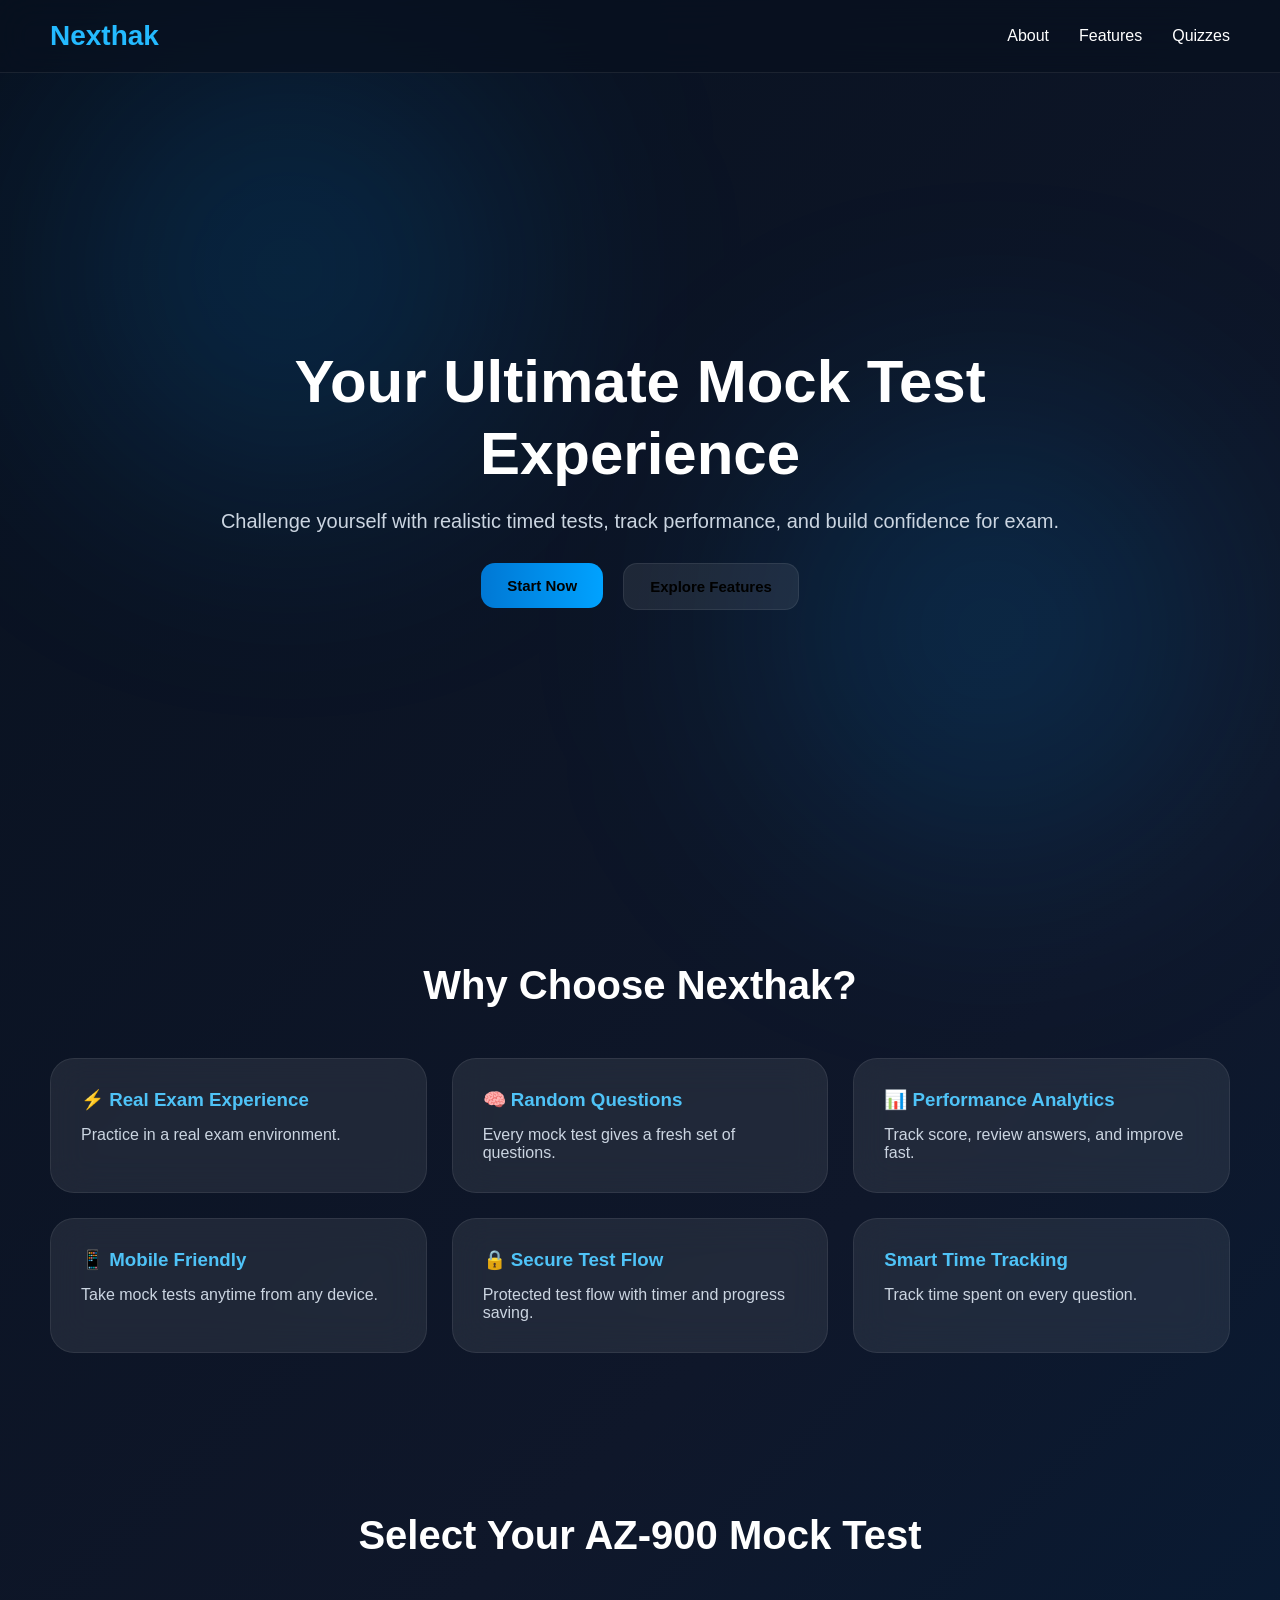
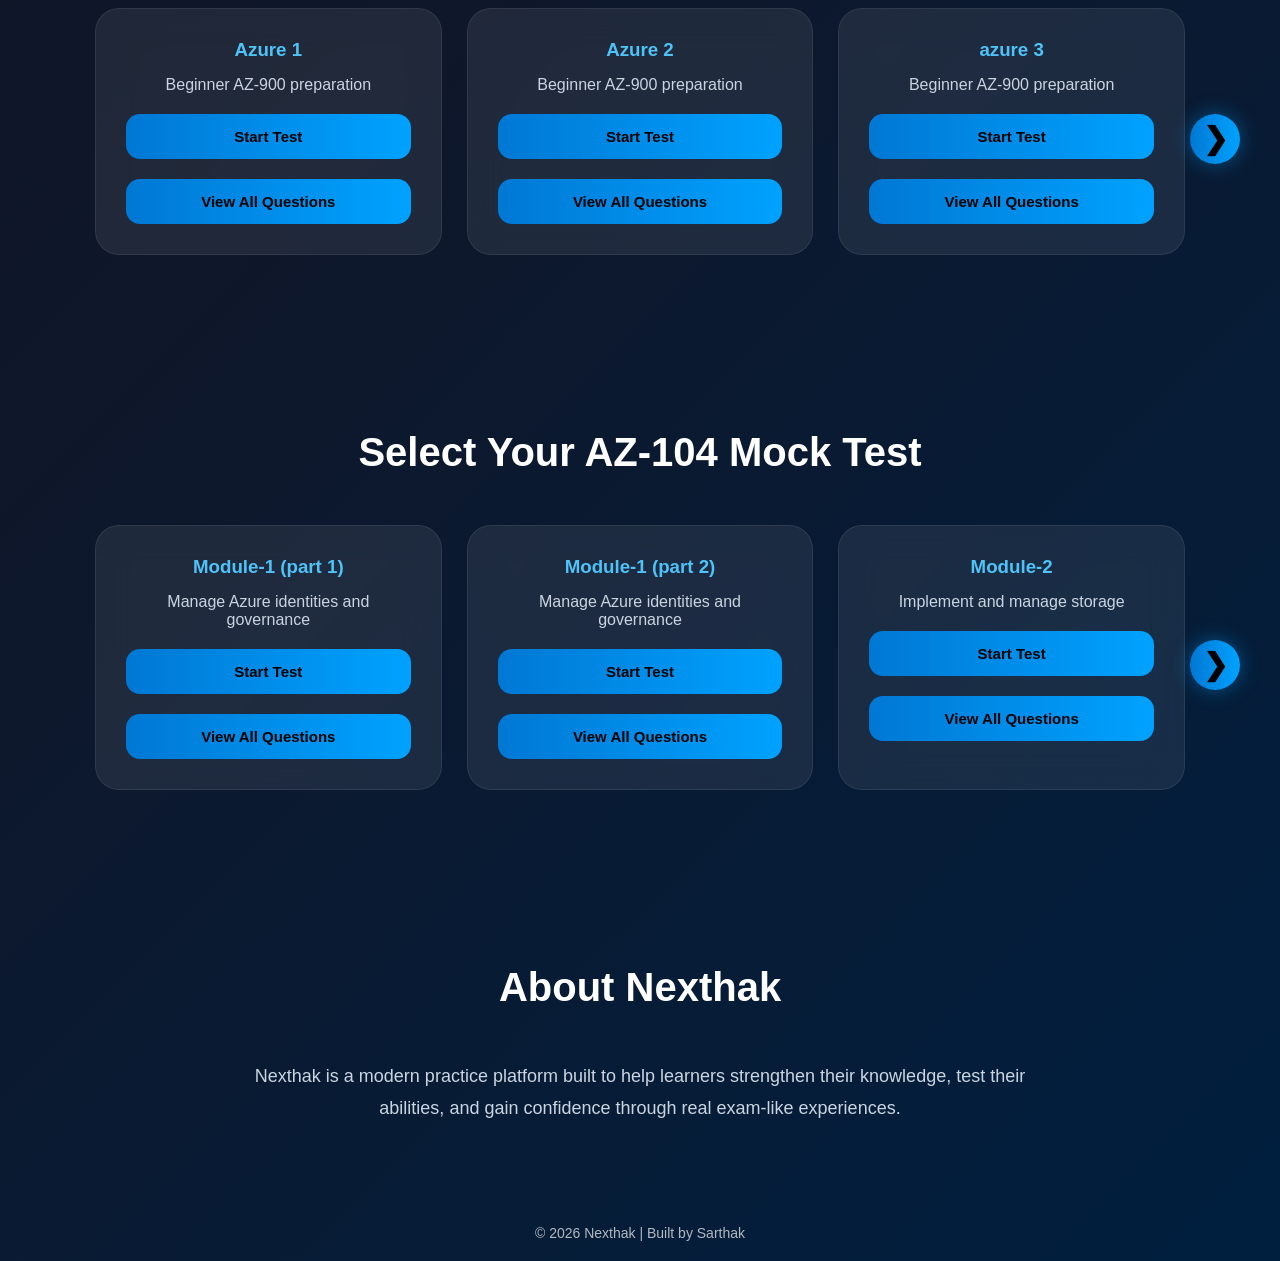
<file: index.html>
<!DOCTYPE html>
<html lang="en">

<head>
    <meta charset="UTF-8">
    <meta name="viewport" content="width=device-width, initial-scale=1.0">
    <title>Nexthak - Mock Test Platform</title>
    <link rel="stylesheet" href="style.css">
</head>

<body>

    <div class="background-animation"></div>

    <!-- NAVBAR -->
    <nav class="navbar">
        <div class="logo">Nexthak</div>
        <div class="nav-links">
            <a href="#about">About</a>
            <a href="#features">Features</a>
            <a href="#quizzes">Quizzes</a>
        </div>
    </nav>

    <!-- HERO -->
    <section class="hero">
        <div class="hero-content">
            <h1>Your Ultimate Mock Test Experience</h1>
            <p>
                Challenge yourself with realistic timed tests, track performance, and build confidence for exam.
            </p>

            <div class="hero-buttons">
                <a href="#quizzes"><button>Start Now</button></a>
                <a href="#features"><button class="secondary-btn">Explore Features</button></a>
            </div>
        </div>
    </section>

    <!-- FEATURES -->
    <section id="features" class="features">
        <h2>Why Choose Nexthak?</h2>

        <div class="feature-grid">
            <div class="feature-card">
                <h3>⚡ Real Exam Experience</h3>
                <p>Practice in a real exam environment.</p>
            </div>

            <div class="feature-card">
                <h3>🧠 Random Questions</h3>
                <p>Every mock test gives a fresh set of questions.</p>
            </div>

            <div class="feature-card">
                <h3>📊 Performance Analytics</h3>
                <p>Track score, review answers, and improve fast.</p>
            </div>

            <div class="feature-card">
                <h3>📱 Mobile Friendly</h3>
                <p>Take mock tests anytime from any device.</p>
            </div>

            <div class="feature-card">
                <h3>🔒 Secure Test Flow</h3>
                <p>Protected test flow with timer and progress saving.</p>
            </div>

            <div class="feature-card">
                <h3>Smart Time Tracking</h3>
                <p>Track time spent on every question.</p>
            </div>
        </div>
    </section>

    <!-- QUIZZES -->
    <section id="quizzes" class="quizzes">
        <h2>Select Your AZ-900 Mock Test</h2>
        <div class="quiz-wrapper">

            <button class="scroll-btn left" onclick="scrollQuiz(this,-1)">
                ❮
            </button>
            <div class="quiz-grid">

                <div class="quiz-card">
                    <h3>Azure 1</h3>
                    <p>Beginner AZ-900 preparation</p>

                    <button onclick="selectQuiz('data/azure_1.json','azure_1')">
                        Start Test
                    </button>

                    <button onclick="viewQuestions('data/azure_1.json')">
                        View All Questions
                    </button>
                </div>

                <div class="quiz-card">
                    <h3>Azure 2</h3>
                    <p>Beginner AZ-900 preparation</p>

                    <button onclick="selectQuiz('data/azure_2.json','azure_2')">
                        Start Test
                    </button>

                    <button onclick="viewQuestions('data/azure_2.json')">
                        View All Questions
                    </button>
                </div>

                <div class="quiz-card">
                    <h3>azure 3</h3>
                    <p>Beginner AZ-900 preparation</p>

                    <button onclick="selectQuiz('data/azure_3.json','azure_3')">
                        Start Test
                    </button>

                    <button onclick="viewQuestions('data/azure_3.json')">
                        View All Questions
                    </button>
                </div>

                <div class="quiz-card">
                    <h3>azure 4</h3>
                    <p>Beginner AZ-900 preparation</p>

                    <button onclick="selectQuiz('data/azure_4.json','azure_4')">
                        Start Test
                    </button>

                    <button onclick="viewQuestions('data/azure_4.json')">
                        View All Questions
                    </button>
                </div>

                <div class="quiz-card">
                    <h3>azure 5</h3>
                    <p>Beginner AZ-900 preparation</p>

                    <button onclick="selectQuiz('data/azure_5.json','azure_5')">
                        Start Test
                    </button>

                    <button onclick="viewQuestions('data/azure_5.json')">
                        View All Questions
                    </button>
                </div>

                <div class="quiz-card">
                    <h3>azure 6</h3>
                    <p>Beginner AZ-900 preparation</p>

                    <button onclick="selectQuiz('data/azure_6.json','azure_6')">
                        Start Test
                    </button>

                    <button onclick="viewQuestions('data/azure_6.json')">
                        View All Questions
                    </button>
                </div>

                <div class="quiz-card">
                    <h3>azure 7</h3>
                    <p>Beginner AZ-900 preparation</p>

                    <button onclick="selectQuiz('data/azure_7.json','azure_7')">
                        Start Test
                    </button>

                    <button onclick="viewQuestions('data/azure_7.json')">
                        View All Questions
                    </button>
                </div>

                <div class="quiz-card">
                    <h3>AZ-900 MOCK TEST</h3>
                    <p>Beginner AZ-900 preparation</p>

                    <button onclick="selectQuiz('data/azure_8.json','az-900 mock test')">
                        Start Test
                    </button>

                    <button onclick="viewQuestions('data/azure_8.json')">
                        View All Questions
                    </button>
                </div>

            </div>
            <button class="scroll-btn right" onclick="scrollQuiz(this,1)">
                ❯
            </button>

        </div>
    </section>

    <!-- QUIZZES -->
    <section id="quizzes" class="quizzes">
        <h2>Select Your AZ-104 Mock Test</h2>
        <div class="quiz-wrapper">

            <button class="scroll-btn left" onclick="scrollQuiz(this,-1)">
                ❮
            </button>
            <div class="quiz-grid">
                <div class="quiz-card">
                    <h3>Module-1 (part 1)</h3>
                    <p>Manage Azure identities and governance</p>

                    <button onclick="selectQuiz('data/Manage Azure identities and governance.json','module-1.1')">
                        Start Test
                    </button>

                    <button onclick="viewQuestions('data/Manage Azure identities and governance.json')">
                        View All Questions
                    </button>
                </div>

                <div class="quiz-card">
                    <h3>Module-1 (part 2)</h3>
                    <p>Manage Azure identities and governance</p>

                    <button onclick="selectQuiz('data/module1part_2.json','module-1.2')">
                        Start Test
                    </button>

                    <button onclick="viewQuestions('data/module1part_2.json')">
                        View All Questions
                    </button>
                </div>

                <div class="quiz-card">
                    <h3>Module-2</h3>
                    <p>Implement and manage storage</p>

                    <button onclick="selectQuiz('data/Implement and manage storage.json','module-2')">
                        Start Test
                    </button>

                    <button onclick="viewQuestions('data/Implement and manage storage.json')">
                        View All Questions
                    </button>
                </div>

                <div class="quiz-card">
                    <h3>Module-3 (part 1)</h3>
                    <p>Deploy and manage Azure compute resources</p>

                    <button onclick="selectQuiz('data/Deploy and manage Azure compute resources.json','module-3.1')">
                        Start Test
                    </button>

                    <button onclick="viewQuestions('data/Deploy and manage Azure compute resources.json')">
                        View All Questions
                    </button>
                </div>

                <div class="quiz-card">
                    <h3>Module-3 (part 2)</h3>
                    <p>Deploy and manage Azure compute resources</p>

                    <button onclick="selectQuiz('data/module3part_2.json','module-3.2')">
                        Start Test
                    </button>

                    <button onclick="viewQuestions('data/module3part_2.json')">
                        View All Questions
                    </button>
                </div>

                <div class="quiz-card">
                    <h3>Module-4 (part-1)</h3>
                    <p>Implement and manage virtual networking</p>

                    <button onclick="selectQuiz('data/Implement and manage virtual networking.json','moudle-4.1')">
                        Start Test
                    </button>

                    <button onclick="viewQuestions('data/Implement and manage virtual networking.json')">
                        View All Questions
                    </button>
                </div>

                <div class="quiz-card">
                    <h3>Module-4 (part-2)</h3>
                    <p>Implement and manage virtual networking</p>

                    <button onclick="selectQuiz('data/module4part_2.json','moudle-4.2')">
                        Start Test
                    </button>

                    <button onclick="viewQuestions('data/module4part_2.json')">
                        View All Questions
                    </button>
                </div>

                <div class="quiz-card">
                    <h3>Module-5</h3>
                    <p>Monitor and maintain Azure resources</p>

                    <button onclick="selectQuiz('data/Monitor and maintain Azure resources.json','moudle-5')">
                        Start Test
                    </button>

                    <button onclick="viewQuestions('data/Monitor and maintain Azure resources.json')">
                        View All Questions
                    </button>
                </div>
                
                <div class="quiz-card">
                    <h3>PDF-1</h3>
                    <p> Intermediate AZ-104 preparation</p>

                    <button onclick="selectQuiz('data/ready1.json','PDF-1')">
                        Start Test
                    </button>

                    <button onclick="viewQuestions('data/ready1.json')">
                        View All Questions
                    </button>
                </div>

                <div class="quiz-card">
                    <h3>PDF-2</h3>
                    <p>Intermediate AZ-104 preparation</p>

                    <button onclick="selectQuiz('data/ready2.json','PDF-2')">
                        Start Test
                    </button>

                    <button onclick="viewQuestions('data/ready2.json')">
                        View All Questions
                    </button>
                </div>

                <div class="quiz-card">
                    <h3>PDF-3</h3>
                    <p>Intermediate AZ-104 preparation</p>

                    <button onclick="selectQuiz('data/ready3.json','PDF-3')">
                        Start Test
                    </button>

                    <button onclick="viewQuestions('data/ready3.json')">
                        View All Questions
                    </button>
                </div>

                

            </div>
            <button class="scroll-btn right" onclick="scrollQuiz(this,1)">
                ❯
            </button>

        </div>
    </section>

    <!-- ABOUT -->
    <section id="about" class="about">
        <h2>About Nexthak</h2>
        <p>
            Nexthak is a modern practice platform built to help learners strengthen their knowledge, test their
            abilities, and gain confidence through real exam-like experiences.
        </p>
    </section>

    <!-- TESTIMONIALS
    <section class="testimonials">
        <h2>Student Reviews</h2>

        <div class="testimonial-grid">
            <div class="testimonial-card">
                ⭐ "Best mock exam experience I've used."
            </div>

            <div class="testimonial-card">
                ⭐ "Feels exactly like a certification portal."
            </div>

            <div class="testimonial-card">
                ⭐ "Amazing for practice and revision."
            </div>
        </div>
    </section> -->

    <!-- FOOTER -->
    <footer>
        <p>© 2026 Nexthak | Built by Sarthak</p>
    </footer>

    <script src="script.js"></script>
</body>

</html>
</file>
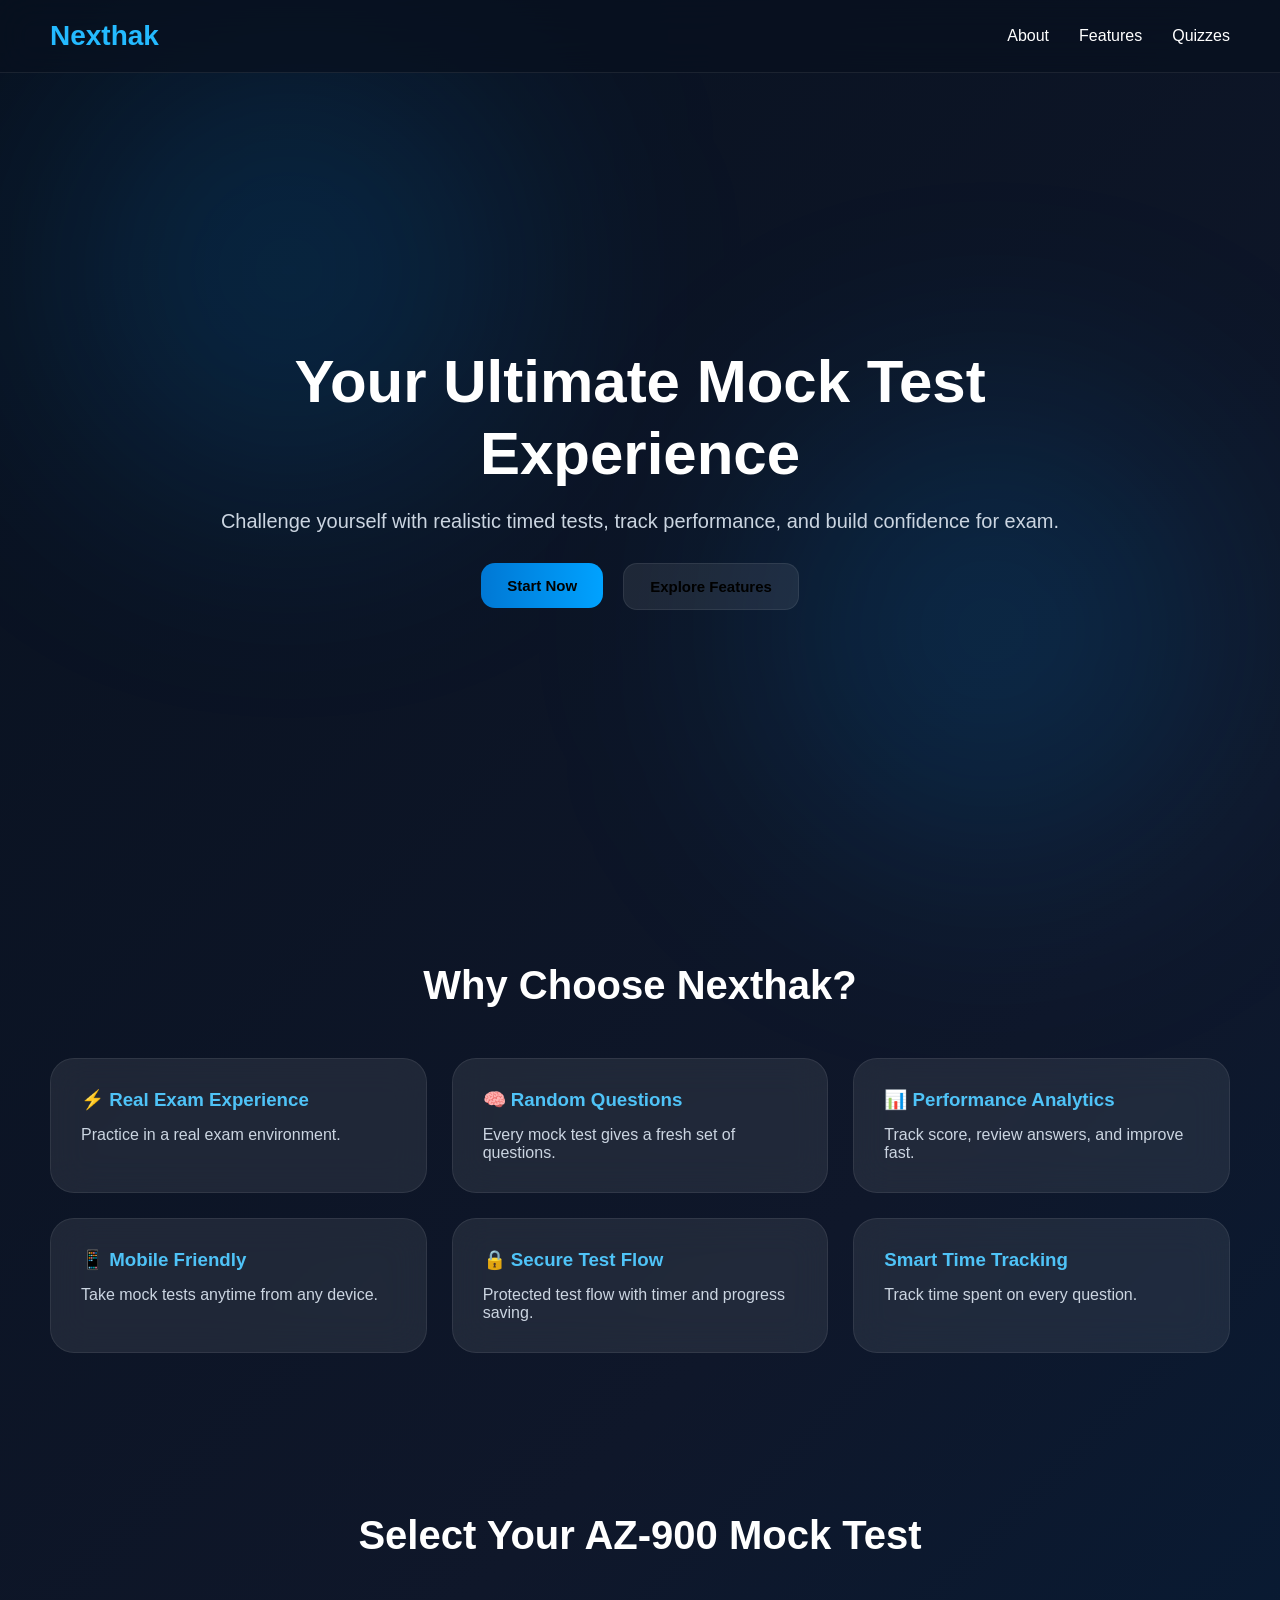
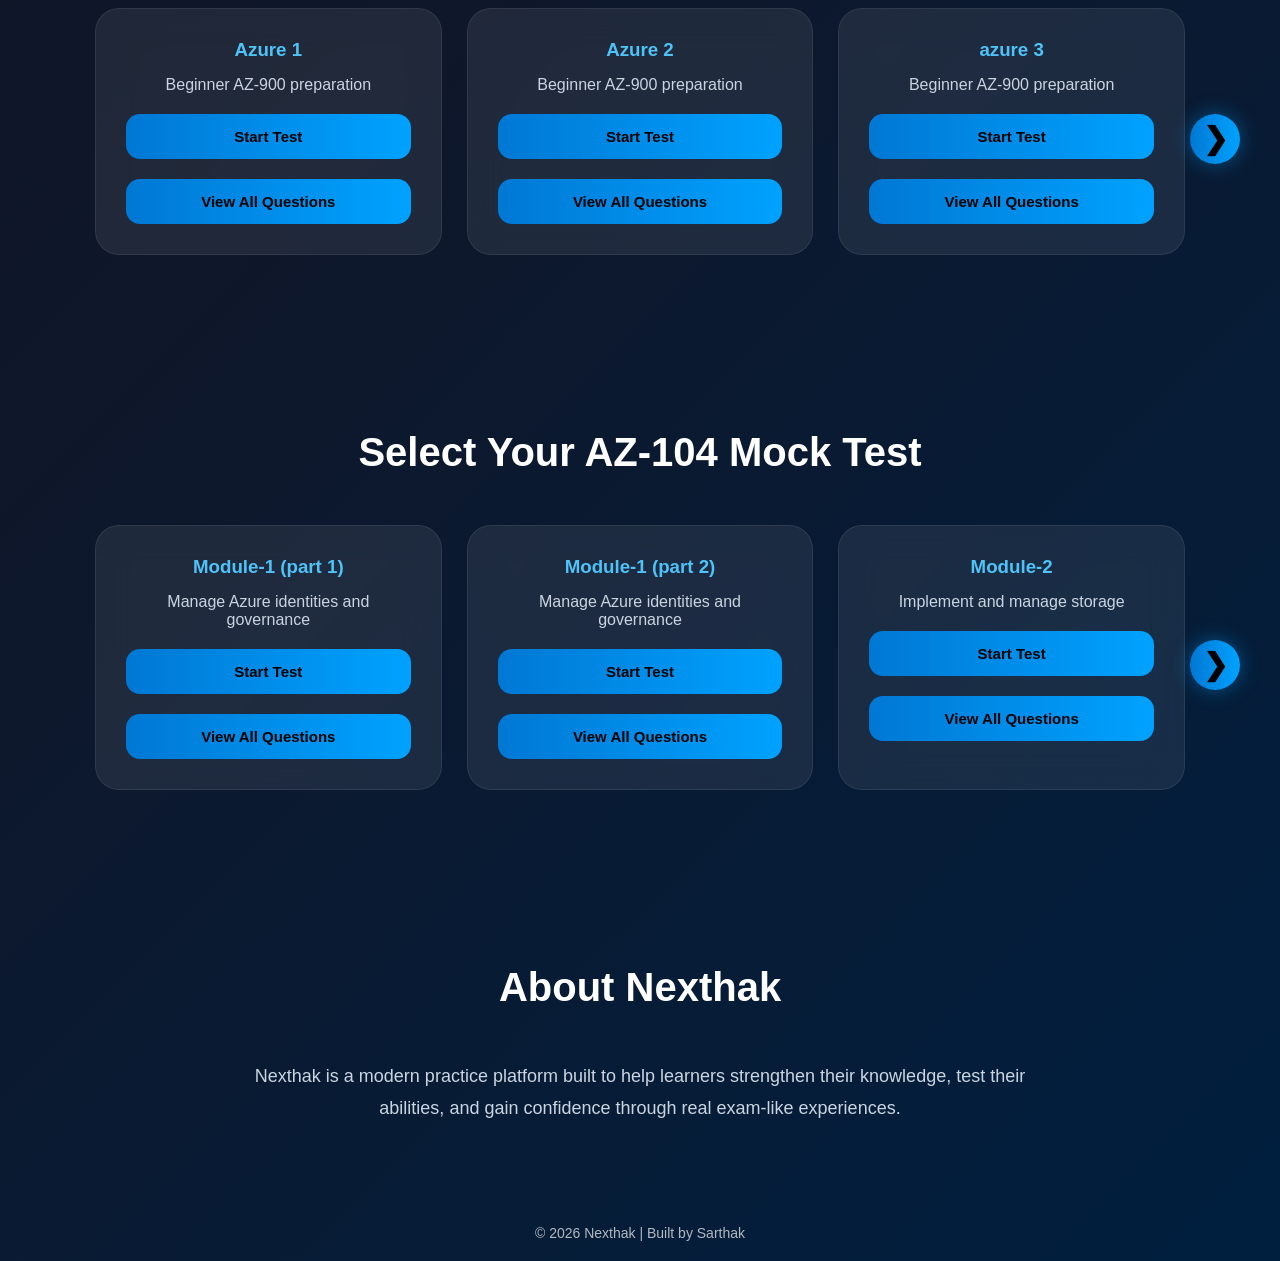
<file: allquestions.html>
<!DOCTYPE html>
<html lang="en">
<head>
    <meta charset="UTF-8">
    <meta name="viewport" content="width=device-width, initial-scale=1.0">
    <title>All Questions</title>
    <link rel="stylesheet" href="style.css">
    <style>
        #loadingScreen{
            position: fixed;
            inset: 0;
            background: rgba(0, 0, 0, 0.464);
            display: flex;
            justify-content: center;
            align-items: center;
            z-index: 9999;
        }

        .loader{
            width: 50px;
            height: 50px;
            border: 5px solid #ffffff;
            border-top: 5px solid #007bff;
            border-radius: 50%;
            animation: spin 1s linear infinite;
        }

        @keyframes spin{
            100%{
                transform: rotate(360deg);
            }
        }
    </style>
</head>
<body>
<div id="loadingScreen">
    <div class="loader"></div>
</div>
<div class="background-animation"></div>

<nav class="navbar">
    <div class="logo">Nexthak</div>
</nav>

<div id="totalCount"></div>

<div id="allQuestions"></div>

<footer>
    <p>© 2026 Nexthak | Built by Sarthak</p>
</footer>

<script>

async function displayAllQuestions() {
    document.getElementById("loadingScreen").style.display = "flex";
    const container =
        document.getElementById("allQuestions");

    const selectedFile =
        localStorage.getItem("questionFile");

    if (!selectedFile) {
        window.location.href = "index.html";
        return;
    }

    try {

        const response =
            await fetch(selectedFile);

        const questions =
            await response.json();

        let title = "Questions";

        if (selectedFile.includes("azure_1")) {
            title = "Azure Questions";
        }
        else if (selectedFile.includes("azure_2")) {
            title = "Azure 2 Questions";
        }
        else if (selectedFile.includes("azure_3")) {
            title = "Azure 3 Questions";
        }

        document.getElementById("totalCount")
            .innerText =
            `${title} (${questions.length})`;

        questions.forEach((q, i) => {

            let optionsHTML = "";
            const correctAnswerText =

                Array.isArray(q.answer)

                    ? q.answer
                        .map(index =>
                            q.options[index]
                        )
                        .join(", ")

                    : q.options[q.answer];

            q.options.forEach((option, index) => {

                optionsHTML += `
                    <p>
                        ${String.fromCharCode(65 + index)}. ${option}
                    </p>
                `;

            });

            container.innerHTML += `

                <div class="question-box">

                    <h3>
                        Q${i + 1}: ${q.question}
                    </h3>

                    ${optionsHTML}

                    <p class="correct-answer">
                        <b>Correct Answer:</b>
                        ${correctAnswerText}
                    </p>

                    <div class="explanation">

                        <b>Explanation:</b>

                        ${
                            q.explanation &&
                            q.explanation.trim() !== ""
                            ? q.explanation
                            : "No explanation available"
                        }

                    </div>

                </div>

            `;

        });

    }
    catch (error) {

        console.error("Error loading questions:", error);

        container.innerHTML = `
            <p>
                Failed to load questions.
            </p>
        `;

    }
    finally {

        // Loading hide
        document.getElementById("loadingScreen").style.display = "none";

    }
   

}

displayAllQuestions();

</script>



</body>
</html>
</file>
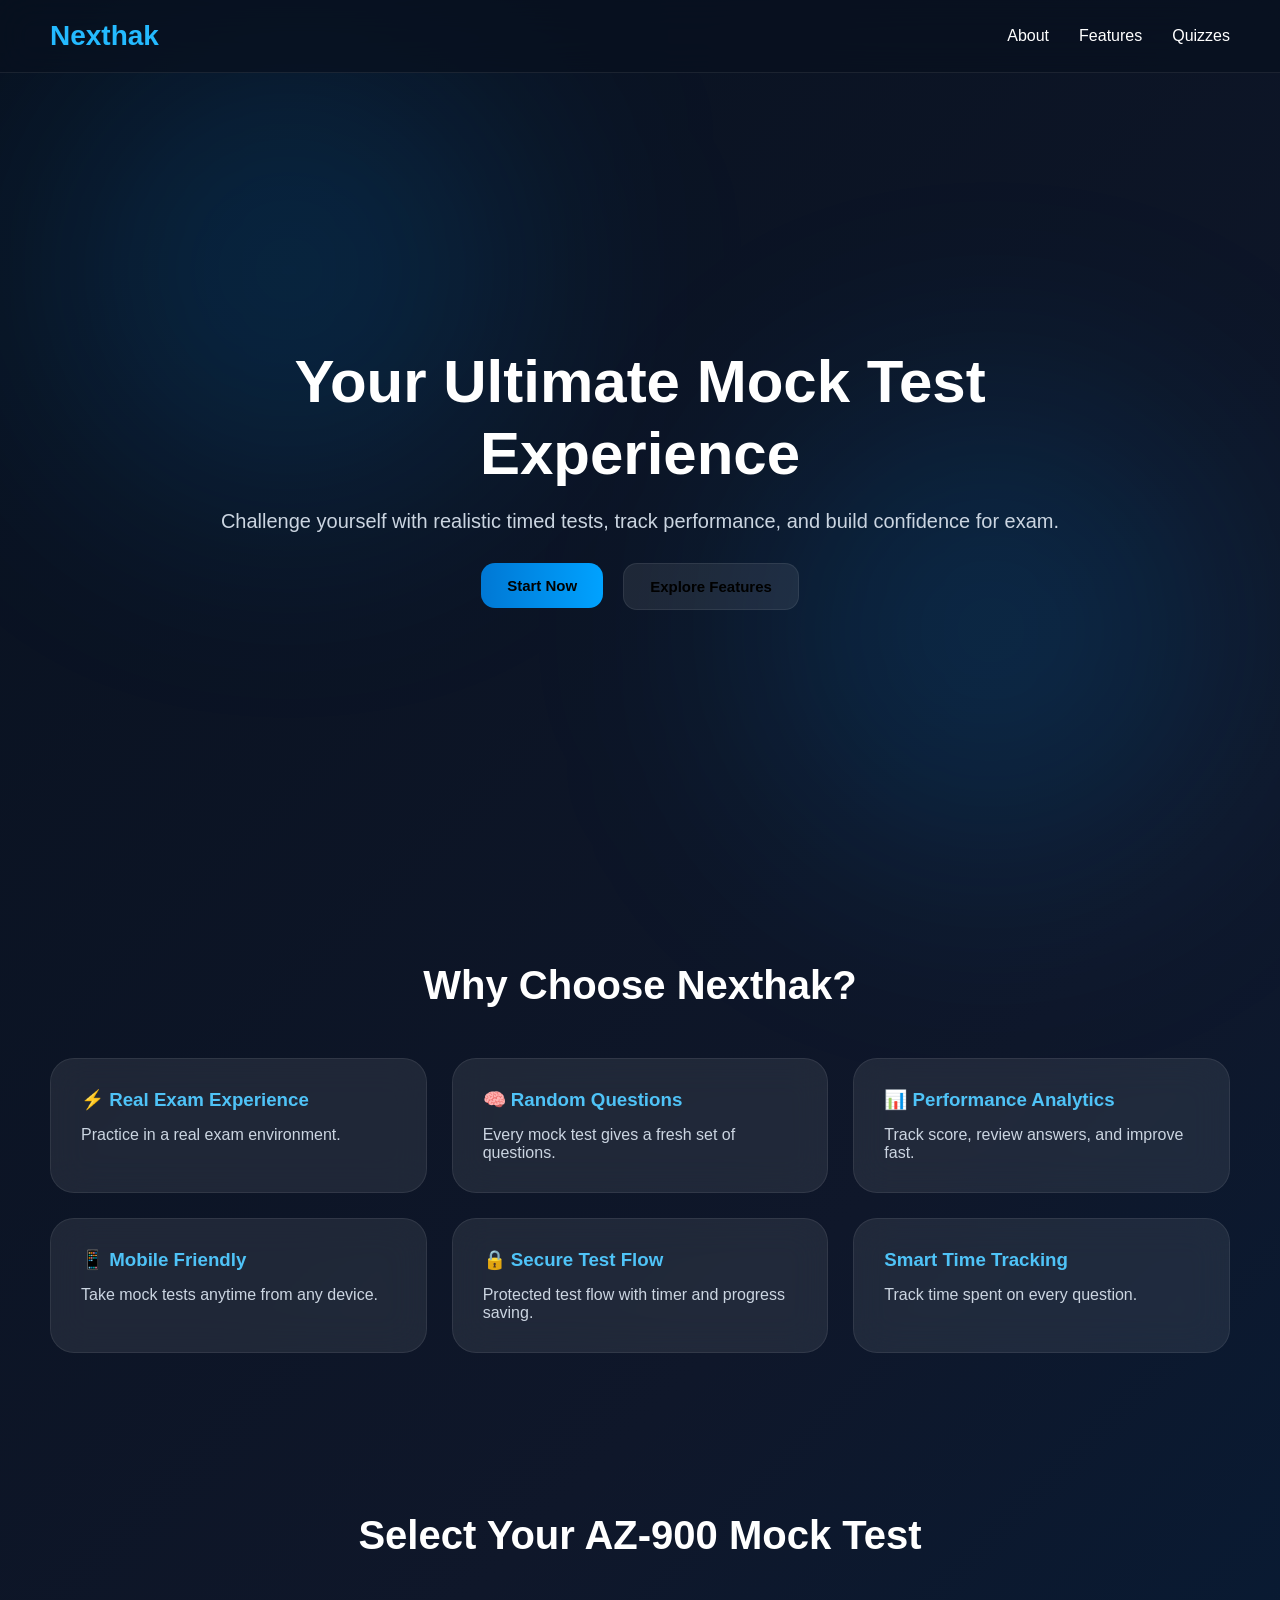
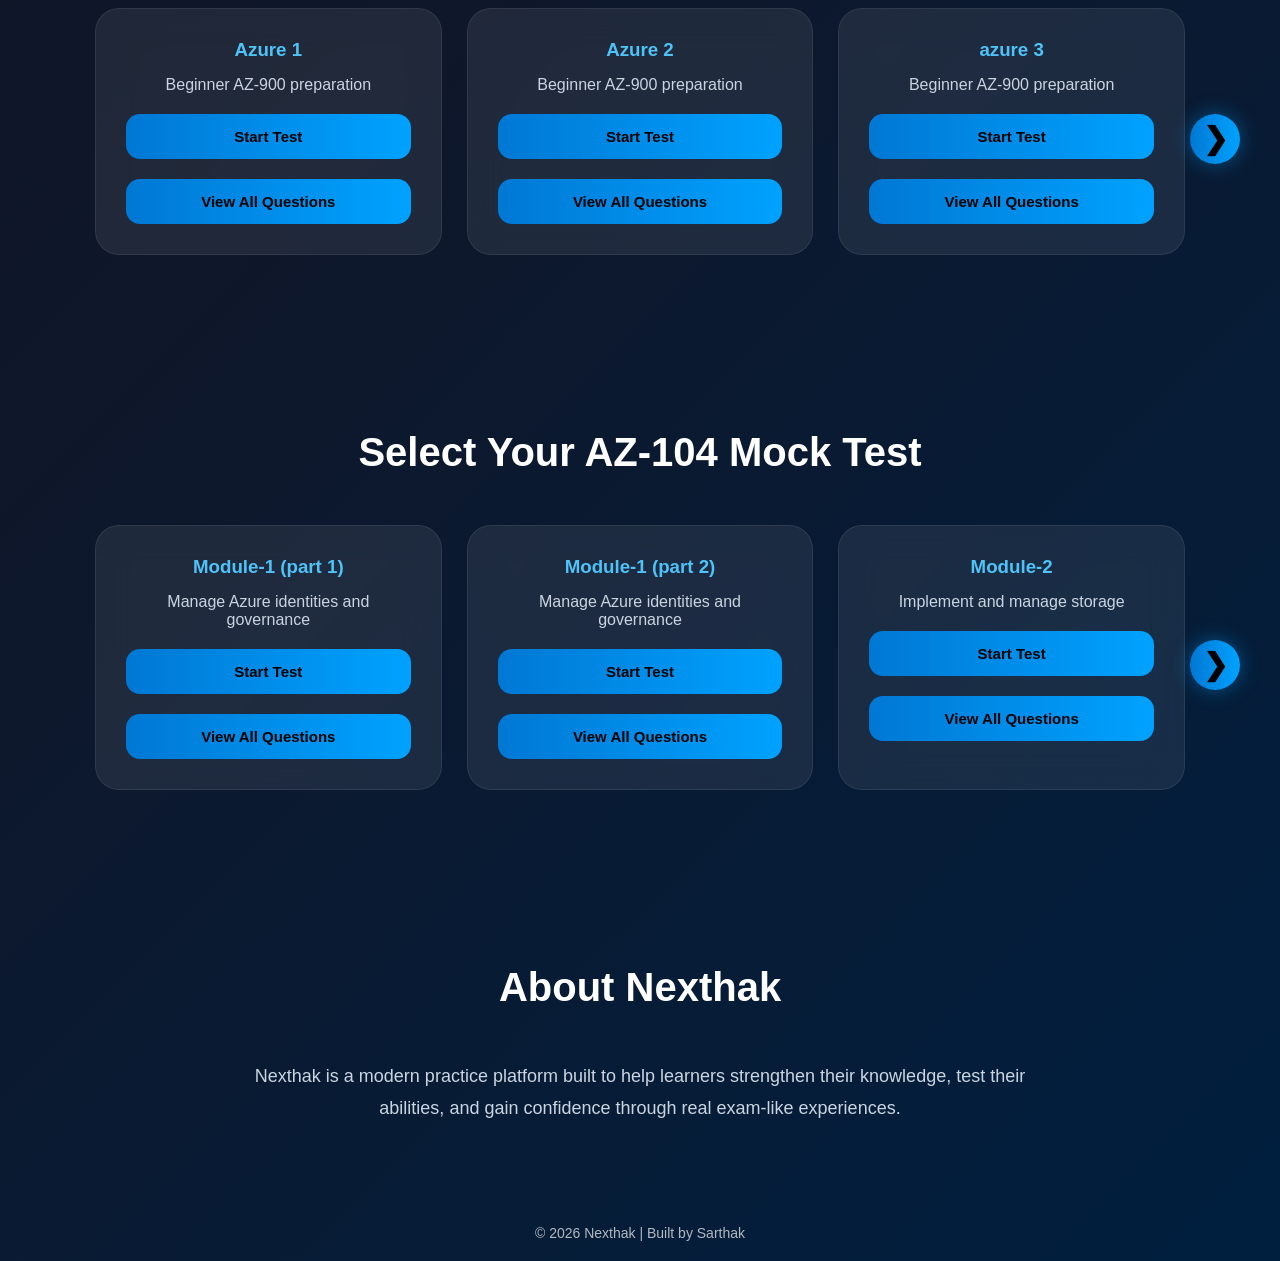
<file: login.html>
<!DOCTYPE html>
<html lang="en">

<head>
    <meta charset="UTF-8">
    <meta name="viewport" content="width=device-width, initial-scale=1.0">
    <title>Nexthak Login</title>
    <link rel="stylesheet" href="style.css">
</head>

<body>

    <div class="background-animation"></div>

    <div class="login-container">
        <div class="login-card">
            <h1>Student Login</h1>
            <p id="quizName">Selected Quiz</p>

            <input type="text" id="studentName" placeholder="Enter your full name" autocomplete="off">

            <input type="email" id="studentEmail" placeholder="Enter your email address" autocomplete="off">

            <button onclick="startTest()">Start Mock Test</button>
        </div>
    </div>

    <footer>
        <p>© 2026 Nexthak | Built by Sarthak</p>
    </footer>

    <script>
        const selectedQuiz = localStorage.getItem("selectedQuiz");

        if (!selectedQuiz) {
            window.location.href = "index.html";
        }

        const quizDisplayMap = {
            "data/azure-easy.json": "Azure Fundamentals - Easy",
            "data/azure-medium.json": "Azure Fundamentals - Medium",
            "data/azure-hard.json": "Azure Fundamentals - Hard",
            "data/aws-easy.json": "AWS Cloud Practitioner - Easy",
            "data/java-core.json": "Java Core Quiz",
            "data/aptitude.json": "Aptitude Test"
        };

        document.getElementById("quizName").textContent =
            quizDisplayMap[selectedQuiz] || "Selected Quiz";
    </script>

    <script src="script.js"></script>
</body>

</html>
</file>
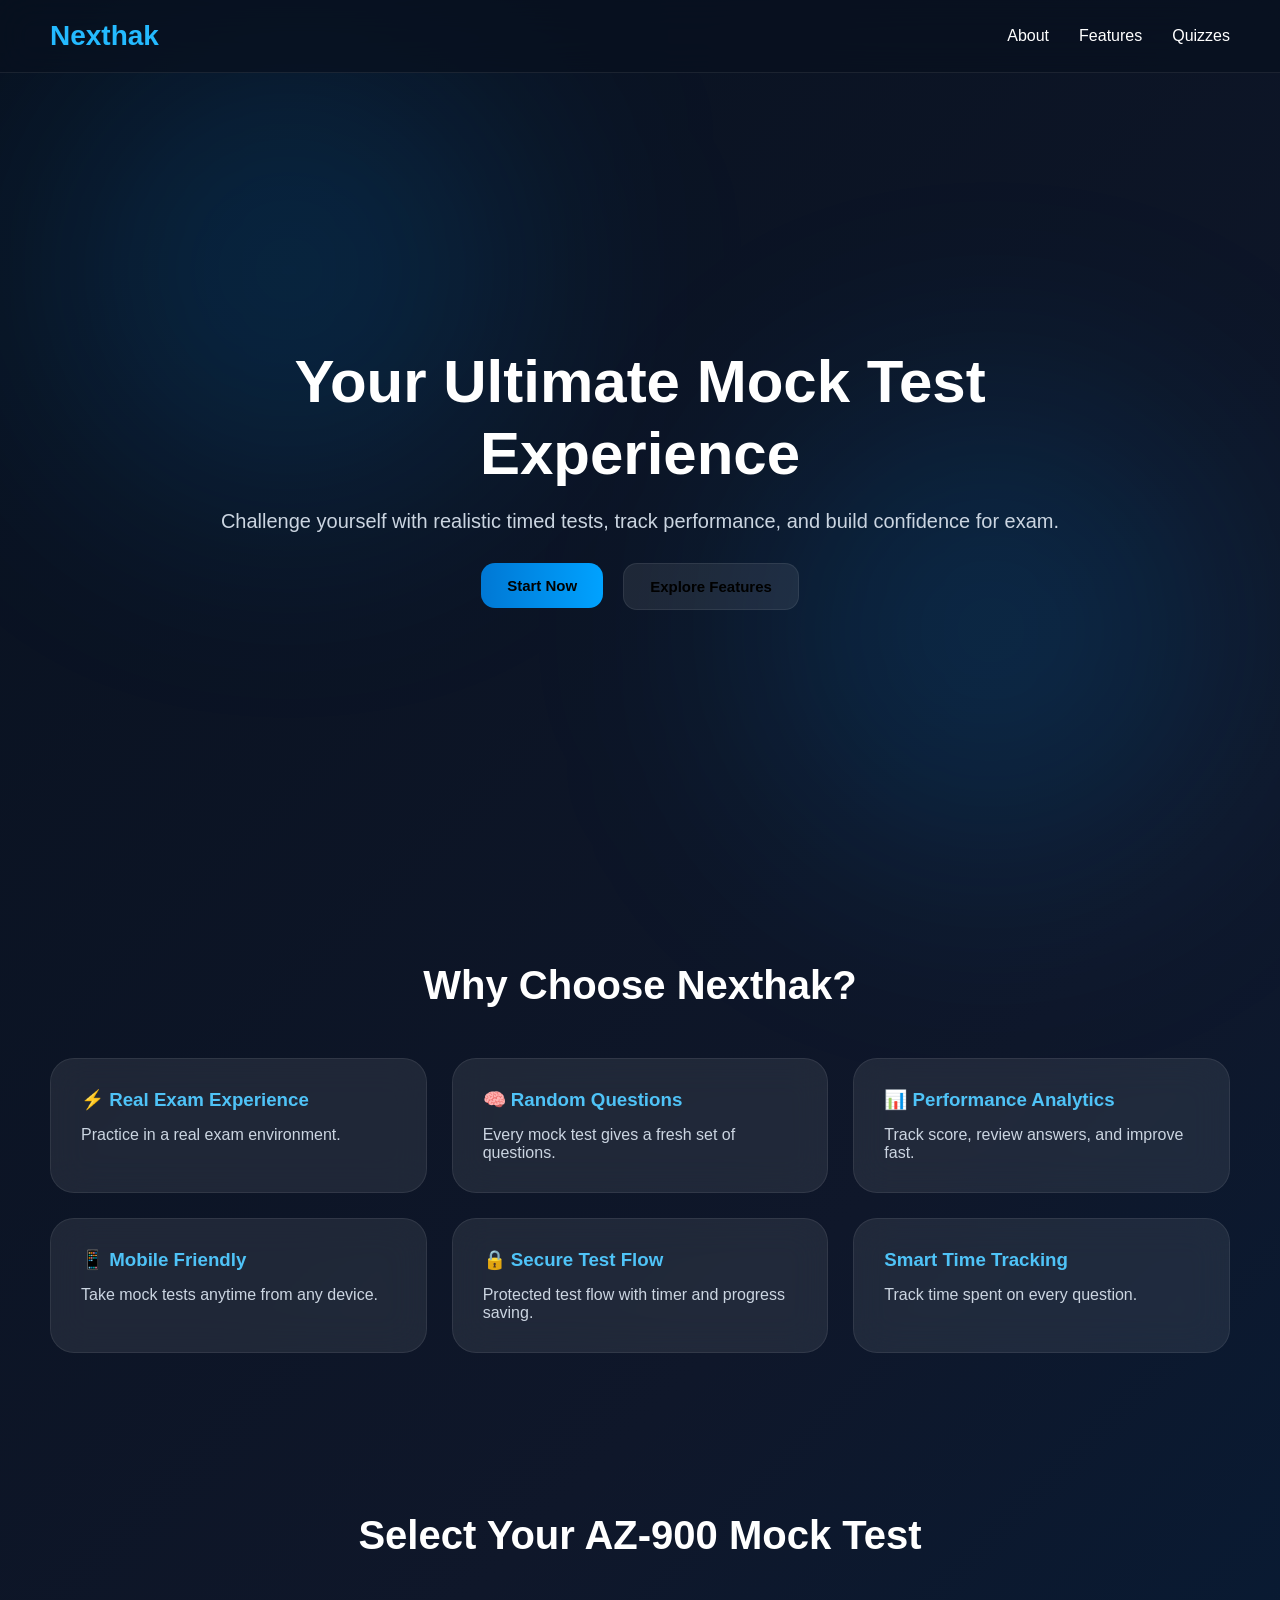
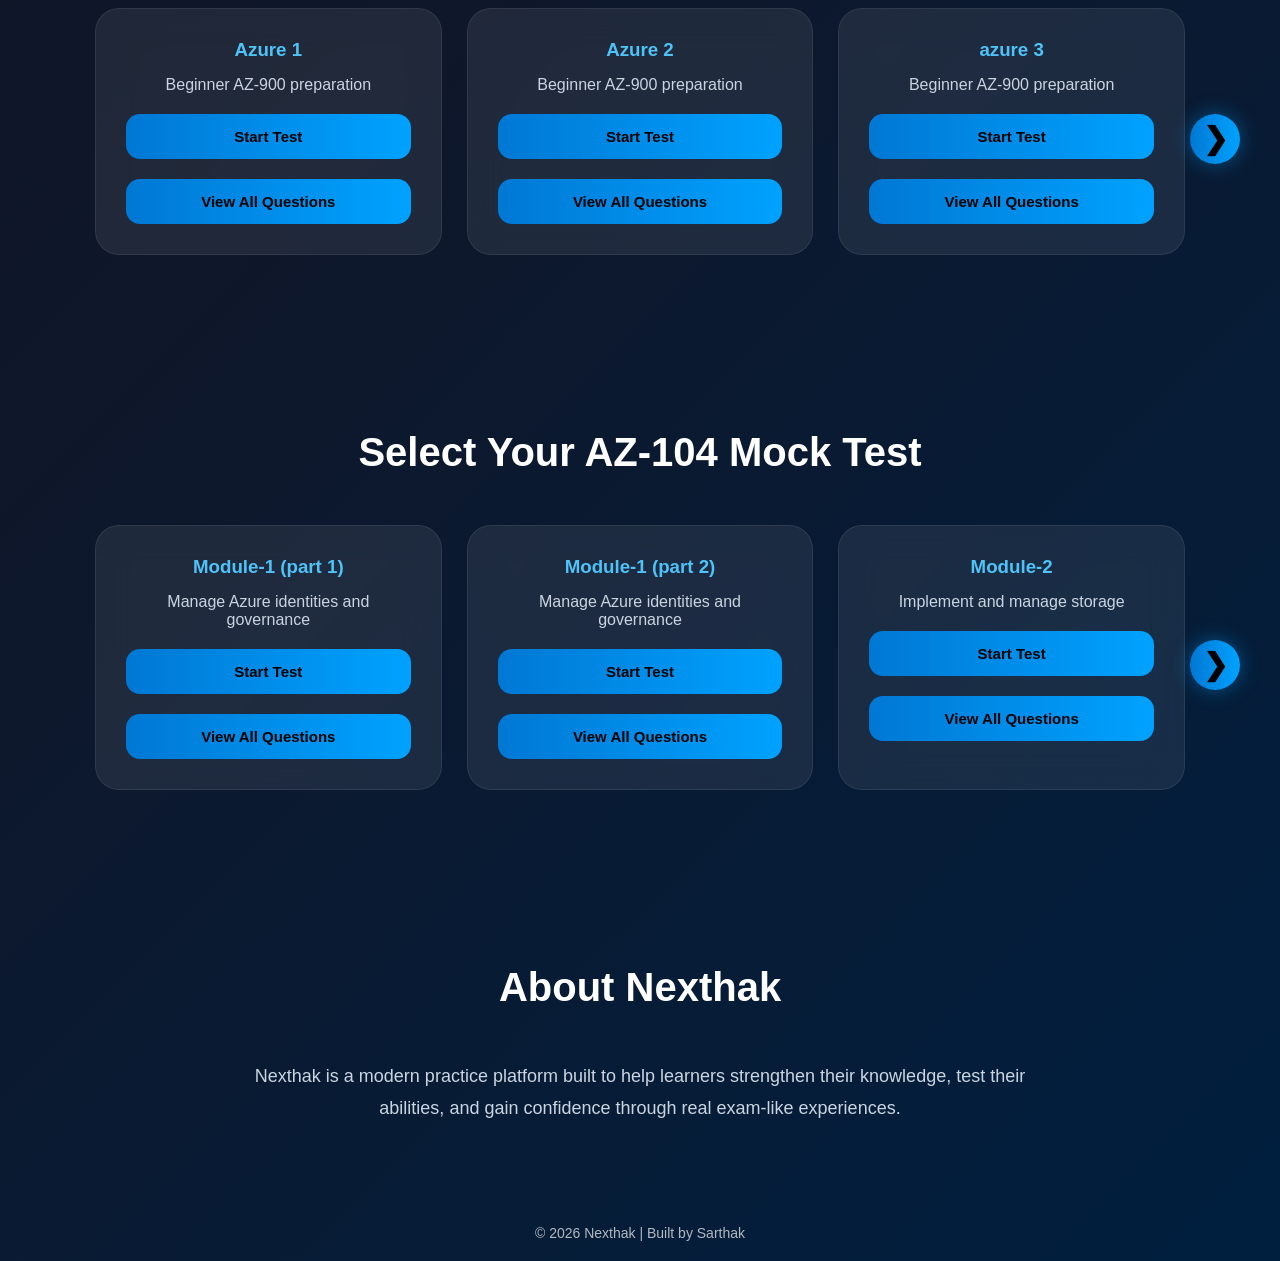
<file: result.html>
<!DOCTYPE html>
<html lang="en">

<head>
    <meta charset="UTF-8">
    <meta name="viewport" content="width=device-width, initial-scale=1.0">
    <title>Nexthak Result</title>
    <link rel="stylesheet" href="style.css">
</head>

<body>

    <div class="background-animation"></div>

    <div class="result-container">

        <div class="result-card">
            <h1>Test Completed 🎉</h1>
            <p id="studentResult"></p>
            <button onclick="goHome()">Take Another Test</button>
        </div>

        <div id="reviewSection" class="review-section"></div>

    </div>

    <footer>
        <p>© 2026 Nexthak | Built by Sarthak</p>
    </footer>

    <script>
        // SECURITY CHECK
        const studentName = localStorage.getItem("studentName");
        const score = localStorage.getItem("score");
        const total = localStorage.getItem("totalQuestions");
        const studentEmail = localStorage.getItem("studentEmail");

        function isCorrect(question, userAnswer) {

            if (Array.isArray(question.answer)) {

                if (!Array.isArray(userAnswer)) {
                    return false;
                }

                return (
                    userAnswer.length ===
                    question.answer.length &&
                    userAnswer.every(ans =>
                        question.answer.includes(ans)
                    )
                );
            }

            return userAnswer === question.answer;
        }

        if (
            !studentName ||
            score === null ||
            total === null
        ) {
            window.location.href = "index.html";
        }

        // PREVENT BACK BUTTON ACCESS
        history.pushState(null, null, location.href);
        window.onpopstate = function () {
            history.go(1);
        };

        const questions = JSON.parse(localStorage.getItem("questionsData")) || [];
        const userAnswers = JSON.parse(localStorage.getItem("userAnswers")) || [];
        const questionTimes =
            JSON.parse(localStorage.getItem("questionTimes")) || [];

        document.getElementById("studentResult").innerHTML =
            `
            <strong>${studentName}</strong><br>
            ${studentEmail}<br><br>
            You scored <strong>${score}/${total}</strong>
            `;

        const reviewSection = document.getElementById("reviewSection");


        questions.forEach((q, index) => {

            const userAnswer =
                userAnswers[index];

            const correct =
                isCorrect(
                    q,
                    userAnswer
                );

            const spentSeconds =
                questionTimes[index] || 0;

            const minutes =
                Math.floor(spentSeconds / 60);

            const seconds =
                spentSeconds % 60;

            const userAnswerText =

                Array.isArray(userAnswer)

                    ? (

                        userAnswer.length > 0

                            ? userAnswer
                                .map(i =>
                                    q.options[i]
                                )
                                .join(", ")

                            : "Not Answered"

                    )

                    : (

                        userAnswer !== null

                            ? q.options[userAnswer]

                            : "Not Answered"

                    );

            const correctAnswerText =

                Array.isArray(q.answer)

                    ? q.answer
                        .map(i =>
                            q.options[i]
                        )
                        .join(", ")

                    : q.options[q.answer];

            const reviewCard =
                document.createElement("div");

            reviewCard.className = "review-card";

            reviewCard.innerHTML = `
                <h3>Q${index + 1}. ${q.question}</h3>
                <p>
                    <strong>Your Answer:</strong>
                    ${userAnswerText}
                </p>

                <p>
                    <strong>Correct Answer:</strong>
                    ${correctAnswerText}
                </p>
                <p>
                <strong>Time Spent:</strong>
                ${String(minutes).padStart(2, "0")}:
                ${String(seconds).padStart(2, "0")}
                </p>
                <p><strong>Explanation:</strong> ${q.explanation || "No explanation available"
                }</p>
                <span class="${correct ? 'correct' : 'wrong'}">
                ${correct ? 'Correct ✅' : 'Wrong ❌'}
                </span>
            `;

            reviewSection.appendChild(reviewCard);
        });

        function goHome() {
            localStorage.clear();
            window.location.href = "index.html";
        }
    </script>

</body>

</html>
</file>
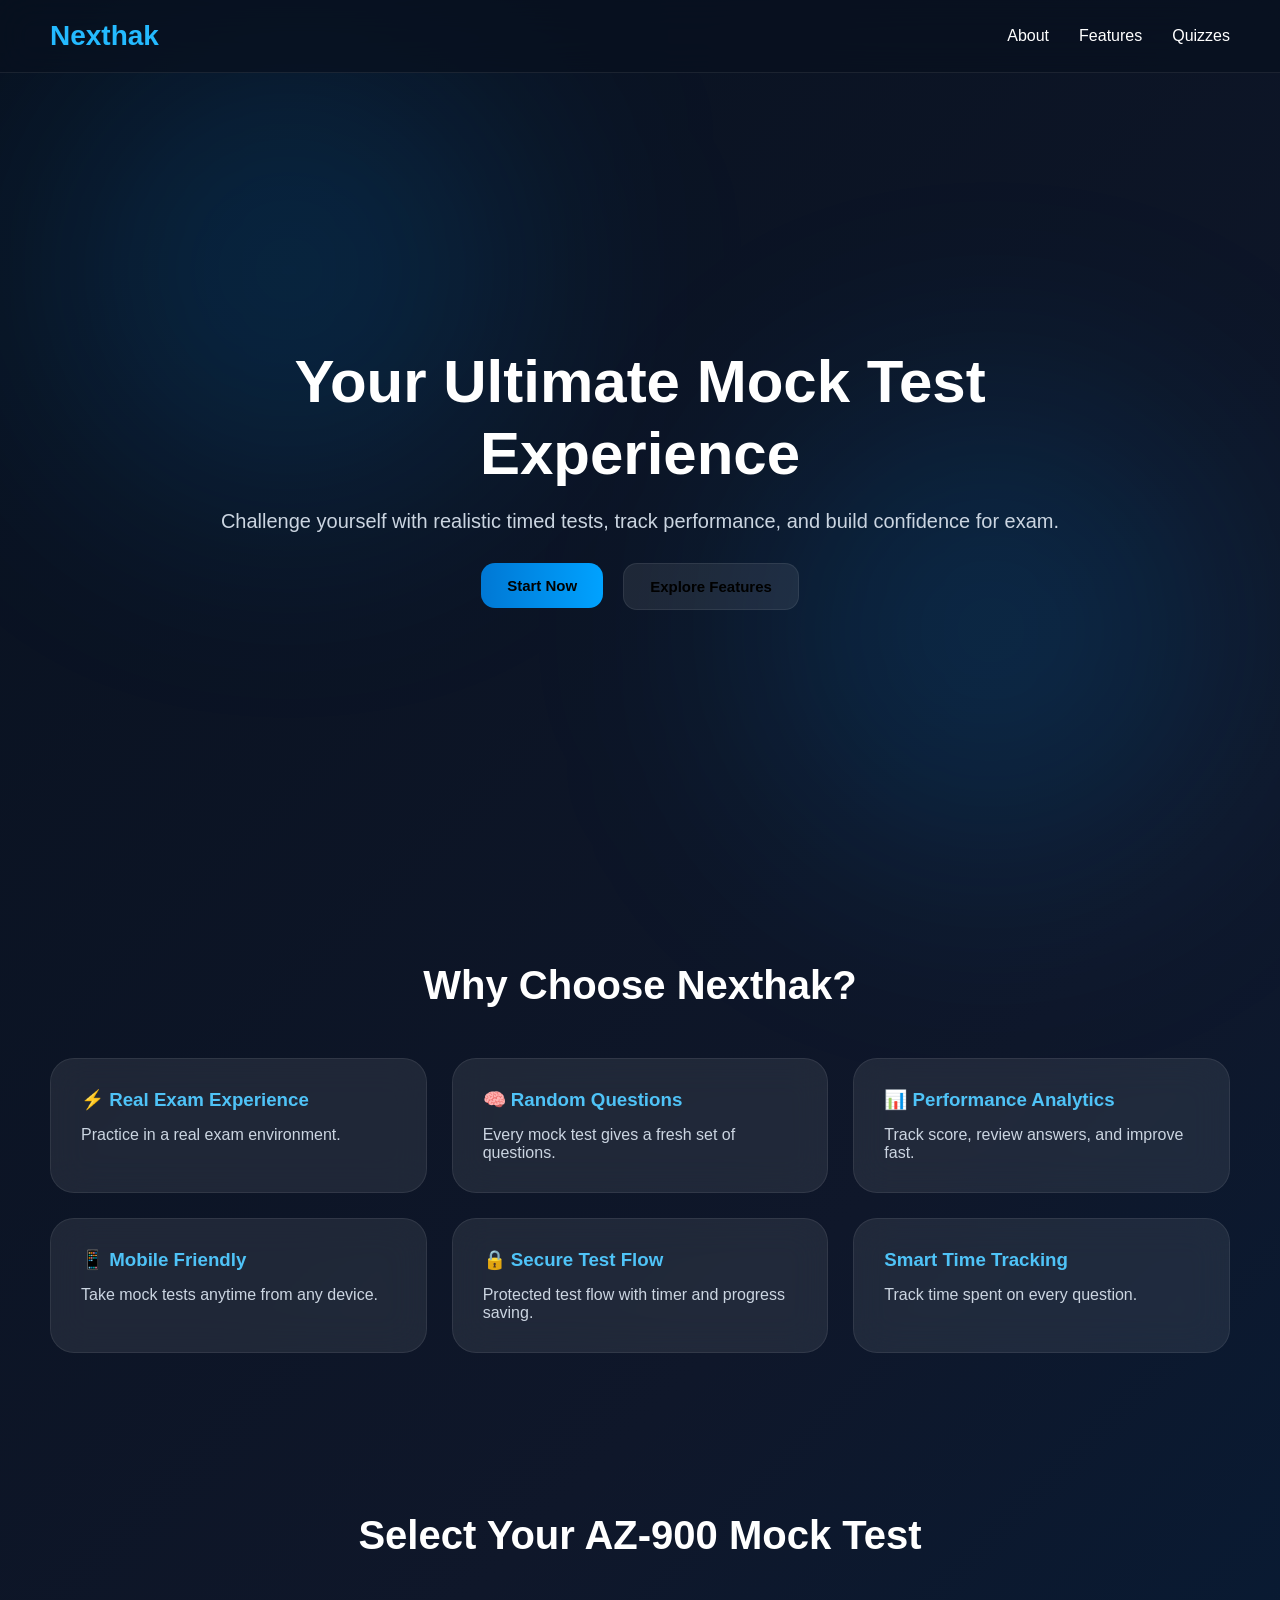
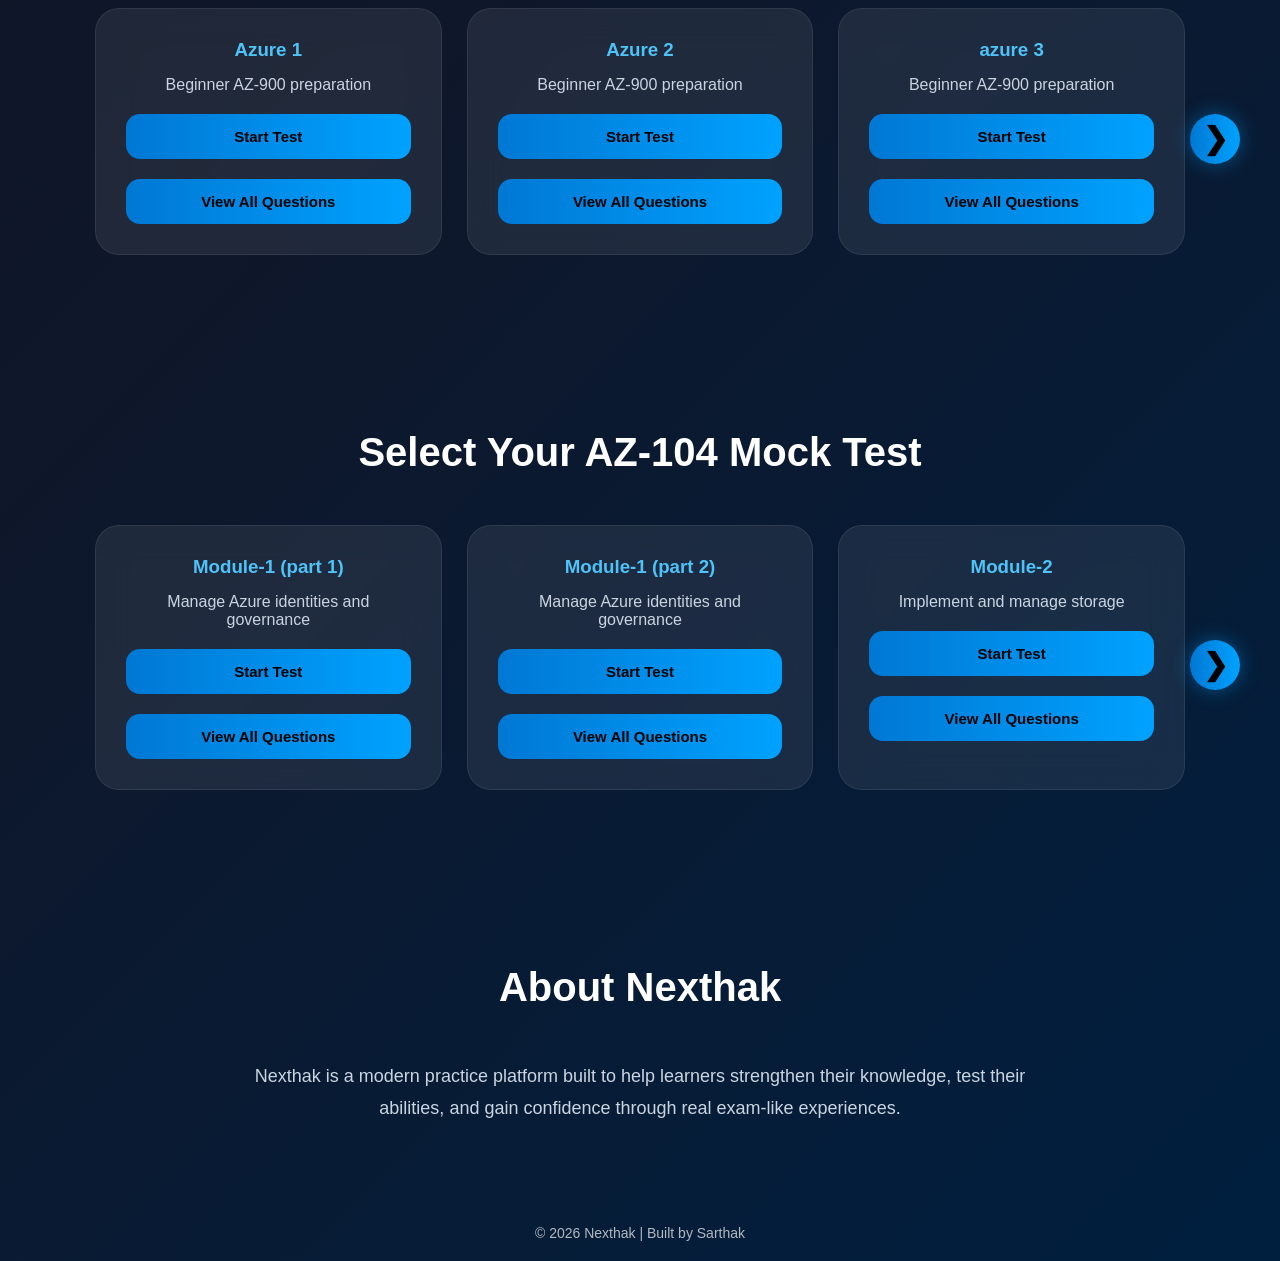
<file: test.html>
<!DOCTYPE html>

<html lang="en">

<head>
    <meta charset="UTF-8">
    <meta name="viewport" content="width=device-width, initial-scale=1.0">
    <title>Nexthak Mock Test</title>
    <link rel="stylesheet" href="style.css">
</head>

<body>

    <div class="background-animation"></div>

    <div class="test-container">

        <!-- Top Bar -->
        <div class="top-bar">
            <h2 id="welcomeText">Welcome</h2>
            <div class="timer" id="timer">60:00</div>
        </div>

        <!-- Progress -->
        <div class="progress-container">
            <div class="progress-bar" id="progressBar"></div>
        </div>

        <!-- Main Layout -->
        <div class="main-layout">

            <!-- Question Section -->
            <div class="question-card">
                <h3 id="questionText">Question text here</h3>

                <div class="options" id="optionsContainer"></div>

                <div class="navigation-buttons">
                    <button onclick="prevQuestion()">Previous</button>
                    <button onclick="markForReview()">Mark Review</button>
                    <button onclick="nextQuestion()">Next</button>
                    <button onclick="submitTest()">Submit</button>
                </div>
            </div>

            <!-- Sidebar -->
            <div class="palette-card">
                <h3>Exam Dashboard</h3>

                <div class="stats-box">
                    <p>Answered: <span id="answeredCount">0</span></p>
                    <p>Not Answered: <span id="notAnsweredCount">0</span></p>
                    <p>Marked: <span id="markedCount">0</span></p>
                    <p>Total: <span id="totalCount">0</span></p>
                </div>

                <div class="legend-box">
                    <p><span class="legend answered-box"></span> Answered</p>
                    <p><span class="legend marked-box"></span> Marked</p>
                    <p><span class="legend current-box"></span> Current</p>
                </div>

                <div id="questionPalette"></div>
            </div>

        </div>

    </div>

    <footer>
        <p>© 2026 Nexthak | Built by Sarthak</p>
    </footer>

    <script src="script.js"></script>

    <div id="loadingScreen" style="display:none;">
    <h2>Calculating Result...</h2>
</div>
</body>

</html>
</file>
<file: style.css>
* {
    margin: 0;
    padding: 0;
    box-sizing: border-box;
    font-family: 'Segoe UI', sans-serif;
    scroll-behavior: smooth;
}

body {
    min-height: 100vh;
    background: linear-gradient(135deg, #08111f, #0f172a, #001f3f);
    color: white;
    overflow-x: hidden;
    display: flex;
    flex-direction: column;
}

.background-animation {
    position: fixed;
    width: 100%;
    height: 100%;
    z-index: -1;
}

.background-animation::before,
.background-animation::after {
    content: '';
    position: absolute;
    width: 450px;
    height: 450px;
    border-radius: 50%;
    background: rgba(0, 153, 255, 0.15);
    filter: blur(120px);
    animation: float 12s infinite alternate ease-in-out;
}

.background-animation::before {
    top: 5%;
    left: 5%;
}

.background-animation::after {
    bottom: 5%;
    right: 5%;
}

@keyframes float {
    from {
        transform: translateY(0px) translateX(0px);
    }
    to {
        transform: translateY(70px) translateX(50px);
    }
}

/* NAVBAR */

.navbar {
    position: sticky;
    top: 0;
    z-index: 1000;
    padding: 20px 50px;
    display: flex;
    justify-content: space-between;
    align-items: center;
    background: rgba(8, 17, 31, 0.7);
    backdrop-filter: blur(18px);
    border-bottom: 1px solid rgba(255,255,255,0.08);
}

.logo {
    font-size: 28px;
    font-weight: bold;
    color: #24baff;
}

.nav-links {
    display: flex;
    gap: 30px;
}

.nav-links a {
    color: white;
    text-decoration: none;
    transition: 0.3s;
}

.nav-links a:hover {
    color: #4fc3f7;
}

/* HERO */

.hero {
    min-height: 90vh;
    display: flex;
    justify-content: center;
    align-items: center;
    padding: 40px;
    text-align: center;
}

.hero-content {
    max-width: 900px;
    animation: fadeIn 1s ease;
}

.hero h1 {
    font-size: 60px;
    line-height: 1.2;
    margin-bottom: 20px;
}

.hero p {
    font-size: 20px;
    color: #cbd5e1;
    margin-bottom: 30px;
}

.hero-buttons {
    display: flex;
    justify-content: center;
    gap: 20px;
    flex-wrap: wrap;
}

/* BUTTONS */

button {
    padding: 14px 26px;
    border: none;
    border-radius: 14px;
    background: linear-gradient(90deg, #0078d4, #00a2ff);
    color: rgb(1, 1, 1);
    cursor: pointer;
    transition: 0.3s;
    font-weight: 600;
    font-size: 15px;
}

button:hover {
    transform: translateY(-4px);
    box-shadow: 0 12px 25px rgba(0, 162, 255, 0.35);
}

.secondary-btn {
    background: rgba(255,255,255,0.08);
    border: 1px solid rgba(255,255,255,0.08);
}

/* SECTIONS */

section {
    padding: 80px 50px;
}

section h2 {
    text-align: center;
    font-size: 40px;
    margin-bottom: 50px;
    color: #ffffff;
}

/* FEATURES */

.feature-grid,
.testimonial-grid {
    display: grid;
    grid-template-columns: repeat(auto-fit, minmax(280px, 1fr));
    gap: 25px;
}

.quiz-grid{
    display: grid;
    grid-auto-flow: column;
    grid-auto-columns: calc((100% - 50px)/3);
    gap:25px;
    overflow-x: auto;
    padding-bottom: 15px;
    scroll-snap-type: x mandatory;
}
.quiz-grid > div{
    scroll-snap-align: start;
}
.quiz-grid::-webkit-scrollbar{
    height: 8px;
}
.quiz-grid::-webkit-scrollbar-track{
    background:#1a2238;
    border-radius: 20px;
}
.quiz-grid::-webkit-scrollbar-thumb{
    background: linear-gradient(90deg,#00bfff,#0099ff);
    border-radius: 20px;
}

.feature-card,
.quiz-card,
.testimonial-card {
    background: rgba(255,255,255,0.08);
    backdrop-filter: blur(18px);
    border-radius: 24px;
    padding: 30px;
    border: 1px solid rgba(255,255,255,0.08);
    transition: 0.3s;
}

.feature-card:hover,
.quiz-card:hover,
.testimonial-card:hover {
    transform: translateY(-8px);
}

.feature-card h3,
.quiz-card h3 {
    margin-bottom: 15px;
    color: #4fc3f7;
}

.feature-card p,
.quiz-card p,
.testimonial-card {
    color: #cbd5e1;
}

.quiz-card {
    text-align: center;
}

.quiz-card button {
    margin-top: 20px;
    width: 100%;
}

/* ABOUT */

.about {
    text-align: center;
    max-width: 900px;
    margin: auto;
}

.about p {
    font-size: 18px;
    color: #cbd5e1;
    line-height: 1.8;
}

/* LOGIN */

.login-container {
    flex: 1;
    display: flex;
    justify-content: center;
    align-items: center;
    padding: 20px;
}

.login-card {
    width: 420px;
    padding: 40px;
    border-radius: 24px;
    background: rgba(255,255,255,0.08);
    backdrop-filter: blur(18px);
    border: 1px solid rgba(0, 0, 0, 0.992);
    box-shadow: 0 20px 60px rgba(0, 0, 0, 0.15);
    text-align: center;
}

.login-card h1 {
    font-size: 42px;
    color: #34b1ec;
    margin-bottom: 10px;
}

.login-card p {
    color: #cbd5e1;
    margin-bottom: 25px;
}

.login-card input {
    width: 100%;
    padding: 16px;
    border-radius: 14px;
    border: none;
    outline: none;
    background: rgba(255,255,255,0.08);
    color: white;
    margin-bottom: 20px;
    font-size: 16px;
}

/* TEST */

.test-container {
    flex: 1;
    padding: 30px;
}

.top-bar {
    display: flex;
    justify-content: space-between;
    align-items: center;
    margin-bottom: 20px;
}

.top-bar h2 {
    color: #4fc3f7;
}

.timer {
    padding: 14px 22px;
    border-radius: 14px;
    background: rgba(255,255,255,0.08);
    font-weight: bold;
}

.progress-container {
    height: 10px;
    background: rgba(255,255,255,0.08);
    border-radius: 20px;
    overflow: hidden;
    margin-bottom: 20px;
}

.progress-bar {
    height: 100%;
    width: 0%;
    background: linear-gradient(90deg, #0078d4, #00c6ff);
}

.main-layout {
    display: flex;
    gap: 20px;
}

.question-card,
.palette-card,
.result-card,
.review-card {
    background: rgba(255,255,255,0.08);
    backdrop-filter: blur(18px);
    border-radius: 24px;
    border: 1px solid rgba(255,255,255,0.08);
}

.question-card {
    flex: 3;
    padding: 30px;
}

.question-card h3 {
    font-size: 15px;
    line-height: 1.3;
    white-space: pre-line;
}

.palette-card {
    flex: 1;
    padding: 25px;
}

.palette-card h3 {
    margin-bottom: 10px;
    color: #4fc3f7;
}

.options {
    display: flex;
    flex-direction: column;
    gap: 10px;
    margin-top: 15px;
}

.option-btn {
    padding: 16px;
    border-radius: 14px;
    background: rgba(255,255,255,0.06);
    color: white;
    text-align: left;
    cursor: pointer;
    border: 1px solid transparent;
    transition: 0.3s;
}

.option-btn:hover {
    transform: translateX(6px);
}

.option-btn.selected {
    background: linear-gradient(90deg, #0078d4, #00a2ff);
}

.navigation-buttons {
    display: flex;
    gap: 12px;
    margin-top: 30px;
    flex-wrap: wrap;
}

.stats-box,
.legend-box {
    background: rgba(255,255,255,0.06);
    padding: 18px;
    border-radius: 16px;
    margin-bottom: 20px;
}

.stats-box p,
.legend-box p {
    margin: 10px 0;
    color: #e2e8f0;
}

.stats-box span {
    color: #4fc3f7;
    font-weight: bold;
}

.legend {
    width: 14px;
    height: 14px;
    display: inline-block;
    border-radius: 4px;
    margin-right: 8px;
}

.answered-box {
    background: #0078d4;
}

.marked-box {
    background: #f59e0b;
}

.current-box {
    border: 2px solid white;
}

#questionPalette {
    display: grid;
    grid-template-columns: repeat(4, 1fr);
    gap: 10px;
}

.palette-btn {
    padding: 12px;
    border-radius: 10px;
    background: rgba(255,255,255,0.08);
    color: white;
    cursor: pointer;
    border: none;
}

.palette-btn.answered {
    background: #0078d4;
}

.palette-btn.marked {
    background: #f59e0b;
}

.palette-btn.current {
    border: 2px solid white;
}

/* RESULT */

.result-container {
    flex: 1;
    padding: 30px;
}

.result-card {
    max-width: 700px;
    margin: auto;
    text-align: center;
    padding: 35px;
    margin-bottom: 30px;
}

.review-section {
    max-width: 1000px;
    margin: auto;
    display: flex;
    flex-direction: column;
    gap: 20px;
}

.review-card {
    padding: 25px;
}

.review-card h3 {
    margin-bottom: 15px;
    color: #4fc3f7;
    white-space: pre-line;
}

.review-card p {
    margin: 8px 0;
    color: #e2e8f0;
}

.correct {
    color: #22c55e;
    font-weight: bold;
}

.wrong {
    color: #ef4444;
    font-weight: bold;
}

/* FOOTER */

footer {
    text-align: center;
    padding: 20px;
    color: #f8f8f8b6;
    font-size: 14px;
}

/* ANIMATION */

@keyframes fadeIn {
    from {
        opacity: 0;
        transform: translateY(25px);
    }
    to {
        opacity: 1;
        transform: translateY(0);
    }
}

/* MOBILE */

@media(max-width: 900px) {
    .navbar {
        padding: 20px;
        flex-direction: column;
        gap: 15px;
    }

    .hero h1 {
        font-size: 36px;
    }

    section {
        padding: 60px 20px;
    }

    .main-layout {
        flex-direction: column;
    }

    #questionPalette {
        grid-template-columns: repeat(5, 1fr);
    }

    .navigation-buttons {
        flex-direction: column;
    }

    button {
        width: 100%;
    }

    .login-card {
        width: 100%;
    }

    .test-container,
    .result-container {
        padding: 15px;
    }
}

/* =========================
   ALL QUESTIONS PAGE
========================= */

#totalCount {
    max-width: 1400px;
    margin: 25px auto 10px;
    padding: 0 20px;
    font-size: 30px;
    font-weight: 700;
    color: #4fc3f7;
    text-align: left;
}

#allQuestions {
    max-width: 1400px;
    margin: 0 auto 50px;
    padding: 0 20px;
    display: flex;
    flex-direction: column;
    gap: 22px;
}

.question-box {
    width: 100%;
    background: rgba(255, 255, 255, 0.06);
    backdrop-filter: blur(18px);
    border: 1px solid rgba(255, 255, 255, 0.08);
    border-radius: 22px;
    padding: 28px;
    box-shadow: 0 10px 30px rgba(0, 153, 255, 0.08);
    transition: all 0.3s ease;
    animation: fadeIn 0.5s ease;
    overflow-wrap: break-word;
    word-break: break-word;
}

.question-box:hover {
    transform: translateY(-5px);
    border-color: rgba(79, 195, 247, 0.35);
    box-shadow: 0 14px 35px rgba(0, 153, 255, 0.15);
}

.question-box h3 {
    font-size: 24px;
    line-height: 1.6;
    color: white;
    margin-bottom: 18px;
    white-space: pre-line;
}

.question-box p {
    font-size: 18px;
    line-height: 1.7;
    color: #e2e8f0;
    margin: 8px 0;
}

.correct-answer {
    margin-top: 16px;
    padding: 12px;
    border-radius: 12px;
    background: rgba(34, 197, 94, 0.12);
    color: #22c55e !important;
    font-size: 18px;
    font-weight: 600;
}

.explanation {
    margin-top: 16px;
    padding: 16px;
    border-radius: 14px;
    background: rgba(255, 255, 255, 0.05);
    border-left: 4px solid #4fc3f7;
    color: #cbd5e1;
    font-size: 16px;
    line-height: 1.7;
}

/* =========================
   TABLET
========================= */

@media (max-width: 1024px) {
    #totalCount {
        font-size: 24px;
        padding: 0 16px;
    }

    #allQuestions {
        padding: 0 16px;
    }

    .question-box {
        padding: 22px;
    }

    .question-box h3 {
        font-size: 20px;
    }

    .question-box p {
        font-size: 16px;
    }

    .correct-answer {
        font-size: 16px;
    }

    .explanation {
        font-size: 14px;
    }
    .quiz-grid{
        grid-auto-columns: calc((100% - 50px)/2);
    }
}

/* =========================
   MOBILE
========================= */

@media (max-width: 768px) {
    .navbar {
        padding: 14px 16px;
    }

    .logo {
        font-size: 22px;
    }

    #totalCount {
        font-size: 18px;
        padding: 0 12px;
        margin-top: 16px;
    }

    #allQuestions {
        padding: 0 10px;
        gap: 14px;
    }

    .question-box {
        padding: 16px;
        border-radius: 16px;
    }

    .question-box h3 {
        font-size: 15px;
        line-height: 1.5;
    }

    .question-box p {
        font-size: 13px;
        line-height: 1.6;
    }

    .correct-answer {
        font-size: 13px;
        padding: 10px;
    }

    .explanation {
        font-size: 12px;
        padding: 12px;
        line-height: 1.5;
    }

    footer {
        font-size: 12px;
        padding: 14px;
    }
    .quiz-grid{
        grid-auto-columns: 100%;
    }
    
    
}

#loadingScreen{
    position: fixed;
    top: 0;
    left: 0;

    width: 100%;
    height: 100%;

    background: rgba(0,0,0,0.9);

    display: flex;
    justify-content: center;
    align-items: center;

    color: white;
    font-size: 30px;

    z-index: 9999;
}

.quiz-wrapper{
    position: relative;
    padding: 0 45px;
}

.scroll-btn{
    position: absolute;
    top: 50%;
    transform: translateY(-50%);

    width: 50px;
    height: 50px;

    display: flex;
    justify-content: center;
    align-items: center;

    padding: 0;
    line-height: 1;

    font-size: 30px;
    font-weight: bold;

    border-radius: 50%;
    z-index: 100;

    backdrop-filter: blur(10px);
    box-shadow: 0 0 20px rgba(0,162,255,.4);
}

.scroll-btn.left{
    left: -10px;
}

.scroll-btn.right{
    right: -10px;
}
.scroll-btn:hover{
    transform: translateY(-50%) scale(1.1);
}
@media(max-width:768px){
    .scroll-btn{
        width: 35px;
        height: 35px;
        font-size: 22px;
    }
    .scroll-btn.left{
        left: 5px;
    }
    .scroll-btn.right{
        right: 5px;
    }
}
</file>
